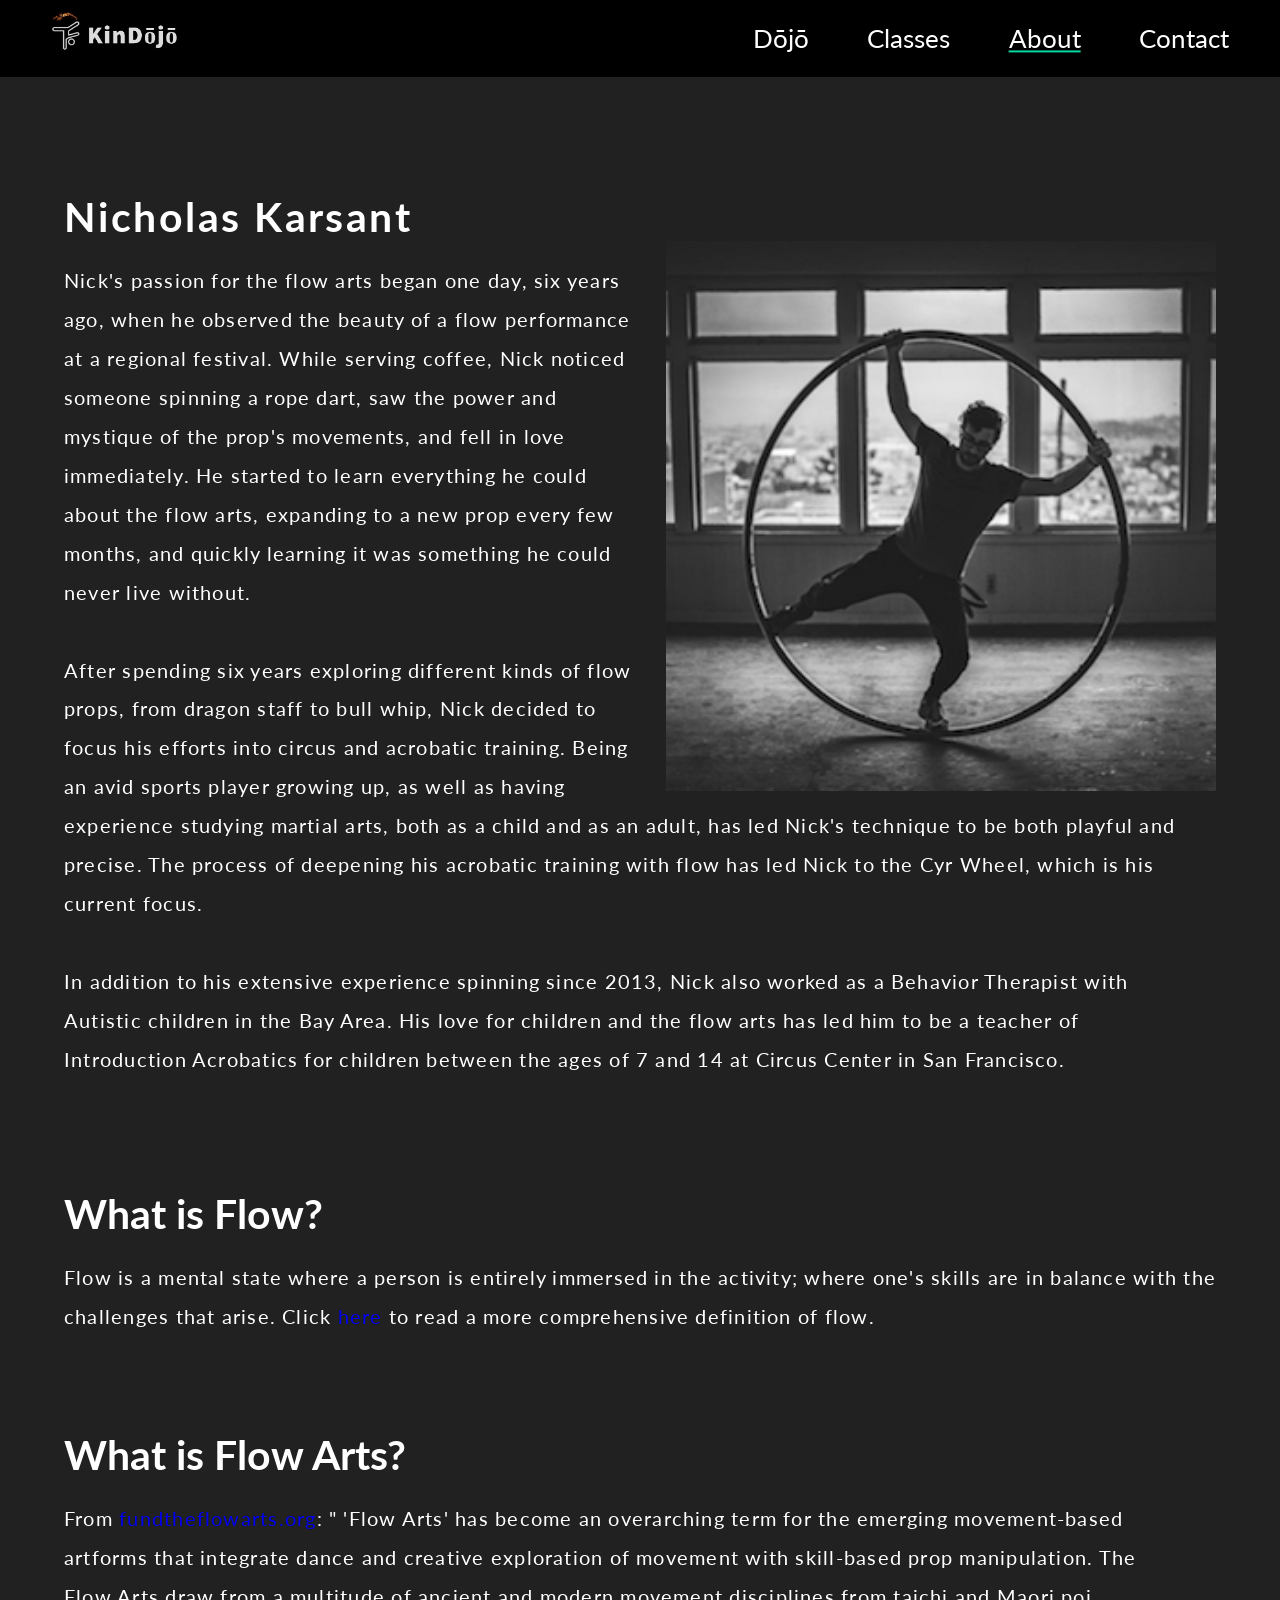
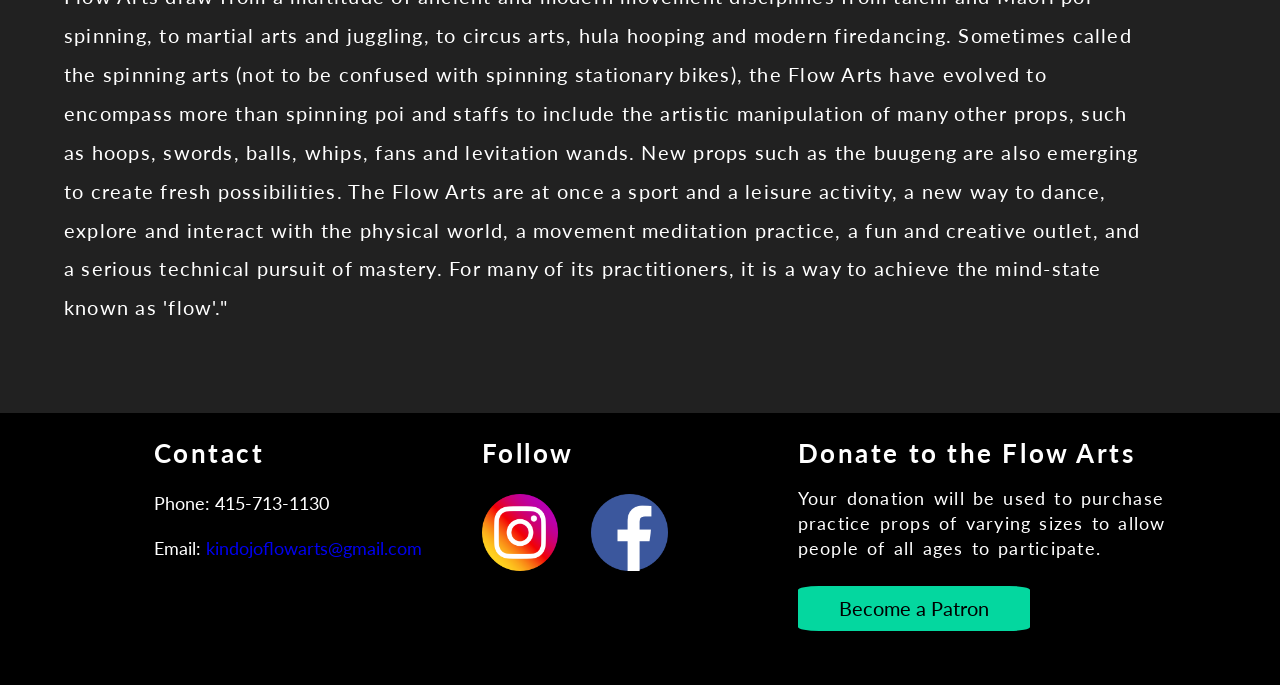
<file: aboutus.html>
<!DOCTYPE html>
<html>

<head>
	<!-- <link rel="stylesheet" type="text/css" href="css/reset.css"> -->
	<link rel="stylesheet" type="text/css" href="css/style.css">
	<title>What is Flow Arts?</title>
	<meta name="description" content="Flow is a mental state where a person is entirely 
		immersed in the activity; where one's skills are in balance with the challenges that arise">

</head>

<!-- Global Site Tag (gtag.js) - Google Analytics -->
<script async src="https://www.googletagmanager.com/gtag/js?id=GA_MEASUREMENT_ID"></script>
<script>
	window.dataLayer = window.dataLayer || [];
	function gtag() { dataLayer.push(arguments); }
	gtag('js', new Date());

	gtag('config', 'GA_MEASUREMENT_ID');
</script>

<body>
	<header>
		<div>
			<!-- <a id="logoLink" class="logoLink"  href="index.html"> -->
				<img src="logos/logowithflame.jpg" alt="kindojo logo">
			<!-- </a> -->
		</div>
		<nav>
			<li> <a href="index.html">D&omacr;j&omacr;</a></li>
			<li> <a href="classes.html">Classes</a></li>
			<li> <a class="current" href="aboutus.html">About</a></li>
			<li> <a href="contact.html">Contact</a></li>
		</nav>

	</header>

	<section class="instructor">
		<h1>Nicholas Karsant</h1>
		<img title="picture of instructor" src="images/cyr_twinpeaks.jpg" alt="picture of instructor">

		<p>
			Nick's passion for the flow arts began one day, six years ago, when he observed the beauty
			of a flow performance at a regional festival. While serving coffee, Nick noticed someone
			spinning a rope dart, saw the power and mystique of the prop's movements, and fell in love immediately.
			He started to learn everything he could about the flow arts, expanding to a new prop every few months, and
			quickly learning it was something he could never live without.
			<br>
			<br>
			After spending six years exploring different kinds of flow props, from dragon staff to bull whip,
			Nick decided to focus his efforts into circus and acrobatic training. Being an avid
			sports player growing up, as well as having experience studying martial arts, both
			as a child and as an adult, has led Nick's technique to be both playful and precise. The process of
			deepening his acrobatic training with flow has led Nick to the Cyr Wheel, which is his current focus.
			<br>
			<br>
			In addition to his extensive experience spinning since 2013, Nick also worked as a Behavior Therapist
			with Autistic children in the Bay Area. His love for children and the flow arts has led him to be a
			teacher of Introduction Acrobatics for children between the ages of 7 and 14 at Circus Center in San Francisco.
		</p>

	</section>

	<section class='flow'>
		<h1>What is Flow?</h1>
		<p>Flow is a mental state where a person is entirely immersed in the activity; where one's skills are in balance
			with the
			challenges that arise. Click <a href="https://en.wikipedia.org/wiki/Flow_(psychology)" target="_blank">here</a>
			to read a more comprehensive definition of flow.</p>
	</section>
	<br>
	<section class="about">
		<h1>What is Flow Arts?</h1>
		<p>
			From <a href="http://fundtheflowarts.org/the-flow-arts/" target="_ blank">fundtheflowarts.org</a>:
			" 'Flow Arts' has become an overarching term for the emerging movement-based artforms that integrate
			dance and creative exploration of movement with skill-based prop manipulation. The Flow Arts draw
			from a multitude of ancient and modern movement disciplines from taichi and Maori poi spinning, to
			martial arts and juggling, to circus arts, hula hooping and modern firedancing. Sometimes called the
			spinning arts (not to be confused with spinning stationary bikes), the Flow Arts have evolved to
			encompass more than spinning poi and staffs to include the artistic manipulation of many other props,
			such as hoops, swords, balls, whips, fans and levitation wands. New props such as the buugeng are also emerging
			to create fresh possibilities. The Flow Arts are at once a sport and a leisure activity, a new way to dance,
			explore and interact with the physical world, a movement meditation practice, a fun and creative outlet, and
			a serious technical pursuit of mastery. For many of its practitioners, it is a way to achieve the mind-state
			known as 'flow'."
		</p>
	</section>






	<footer>

		<div class="contact">
			<h4>Contact</h4>
			<li>Phone: 415-713-1130</li>
			<li>Email: <a href="mailto:kindojoflowarts@gmail.com?subject=Booking">kindojoflowarts@gmail.com</a></li>
			<br>
		</div>



		<div class="socialmedia">
			<h4>Follow</h4>

			<link>
			<a href="https://www.instagram.com/acrofirecircus/?hl=en" target="_blank"> <img
					src="images/Social Media Icons/iconfinder_2018_social_media_popular_app_logo_instagram_3225191.png"
					alt="instagram logo"></a>

			<a href="https://www.facebook.com/kindojoflow" target="_blank"> <img
					src="images/Social Media Icons/iconfinder_2018_social_media_popular_app_logo_facebook_3225194.png"
					alt="facebook logo"> </a>

			</link>
		</div>


		<div class="donate2">
			<h4>Donate to the Flow Arts</h4>
			<p> Your donation will be used to purchase practice props of varying sizes
				to allow people of all ages to participate.</p>
			<br>
			<a href="https://www.patreon.com/bePatron?u=19117719" target="_blank">Become a Patron</a>
			<script async src="https://c6.patreon.com/becomePatronButton.bundle.js"></script>

		</div>



	</footer>

</body>



</html>
</file>
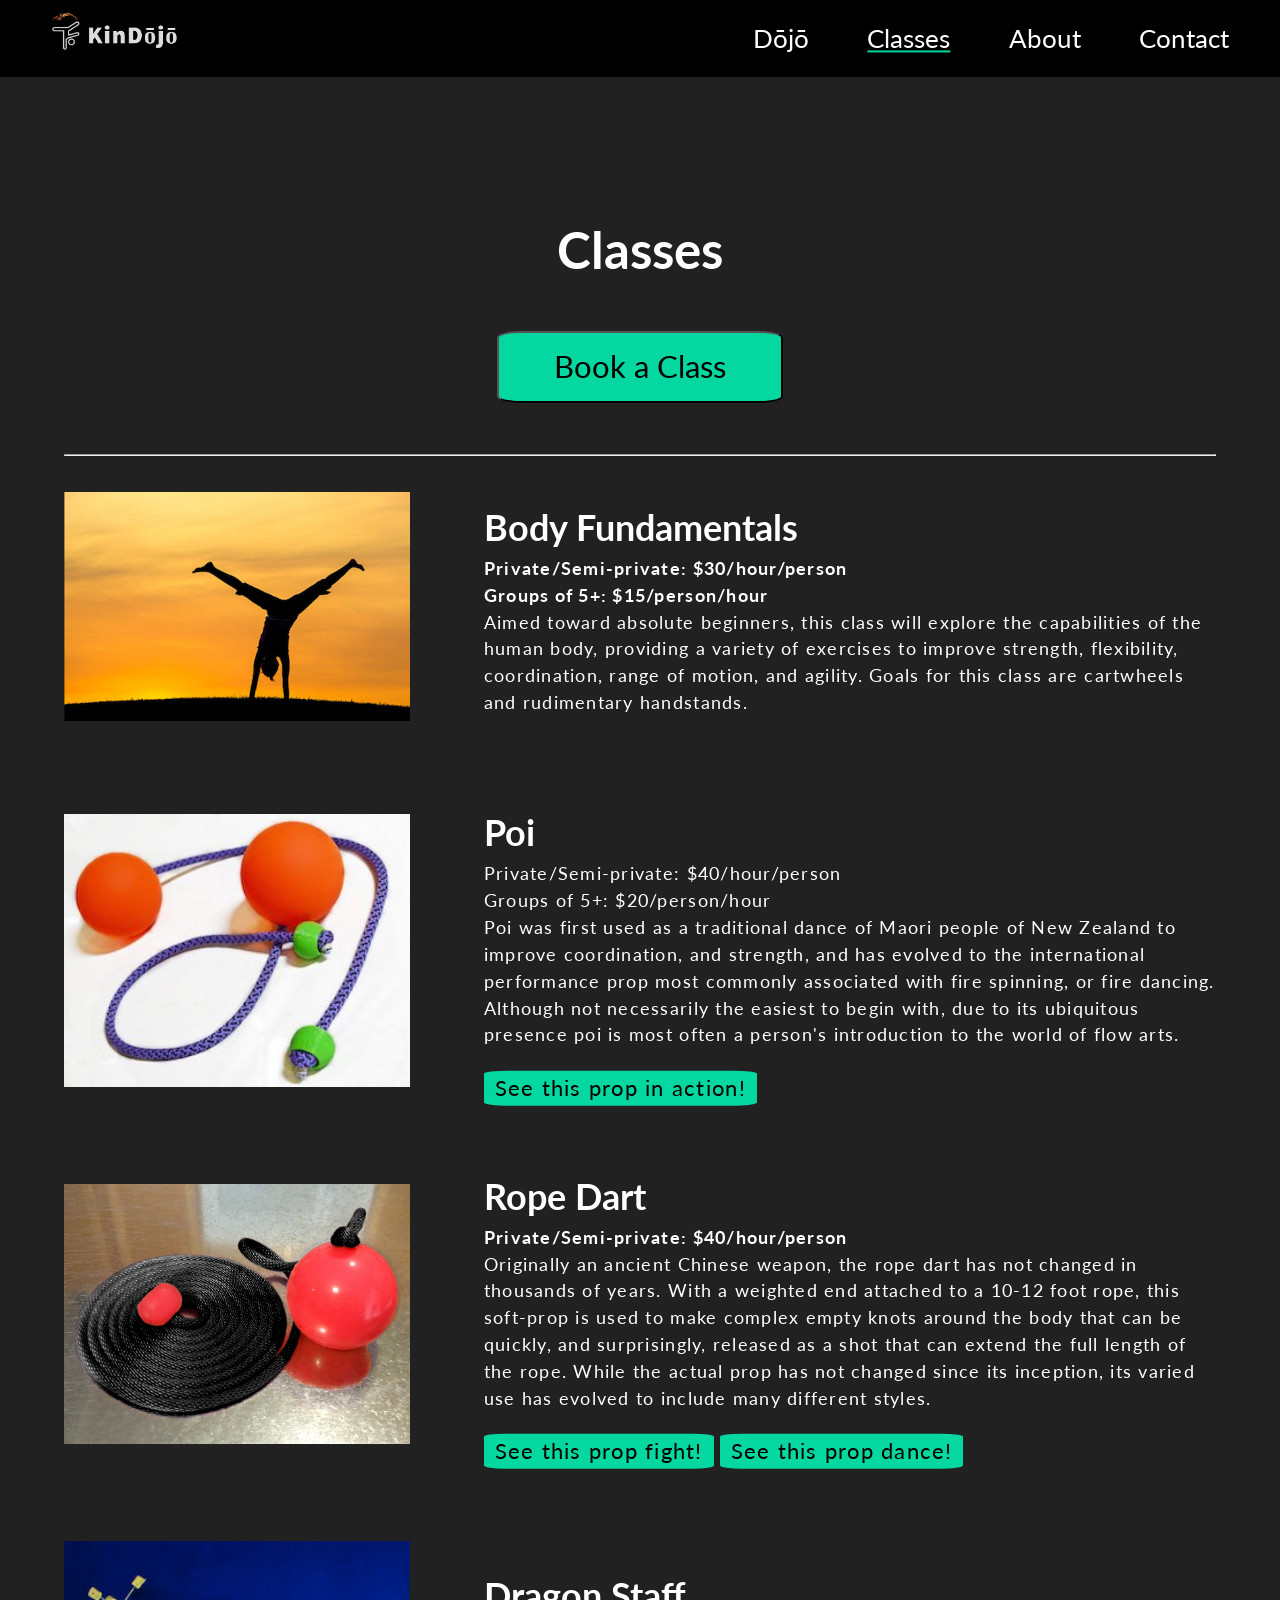
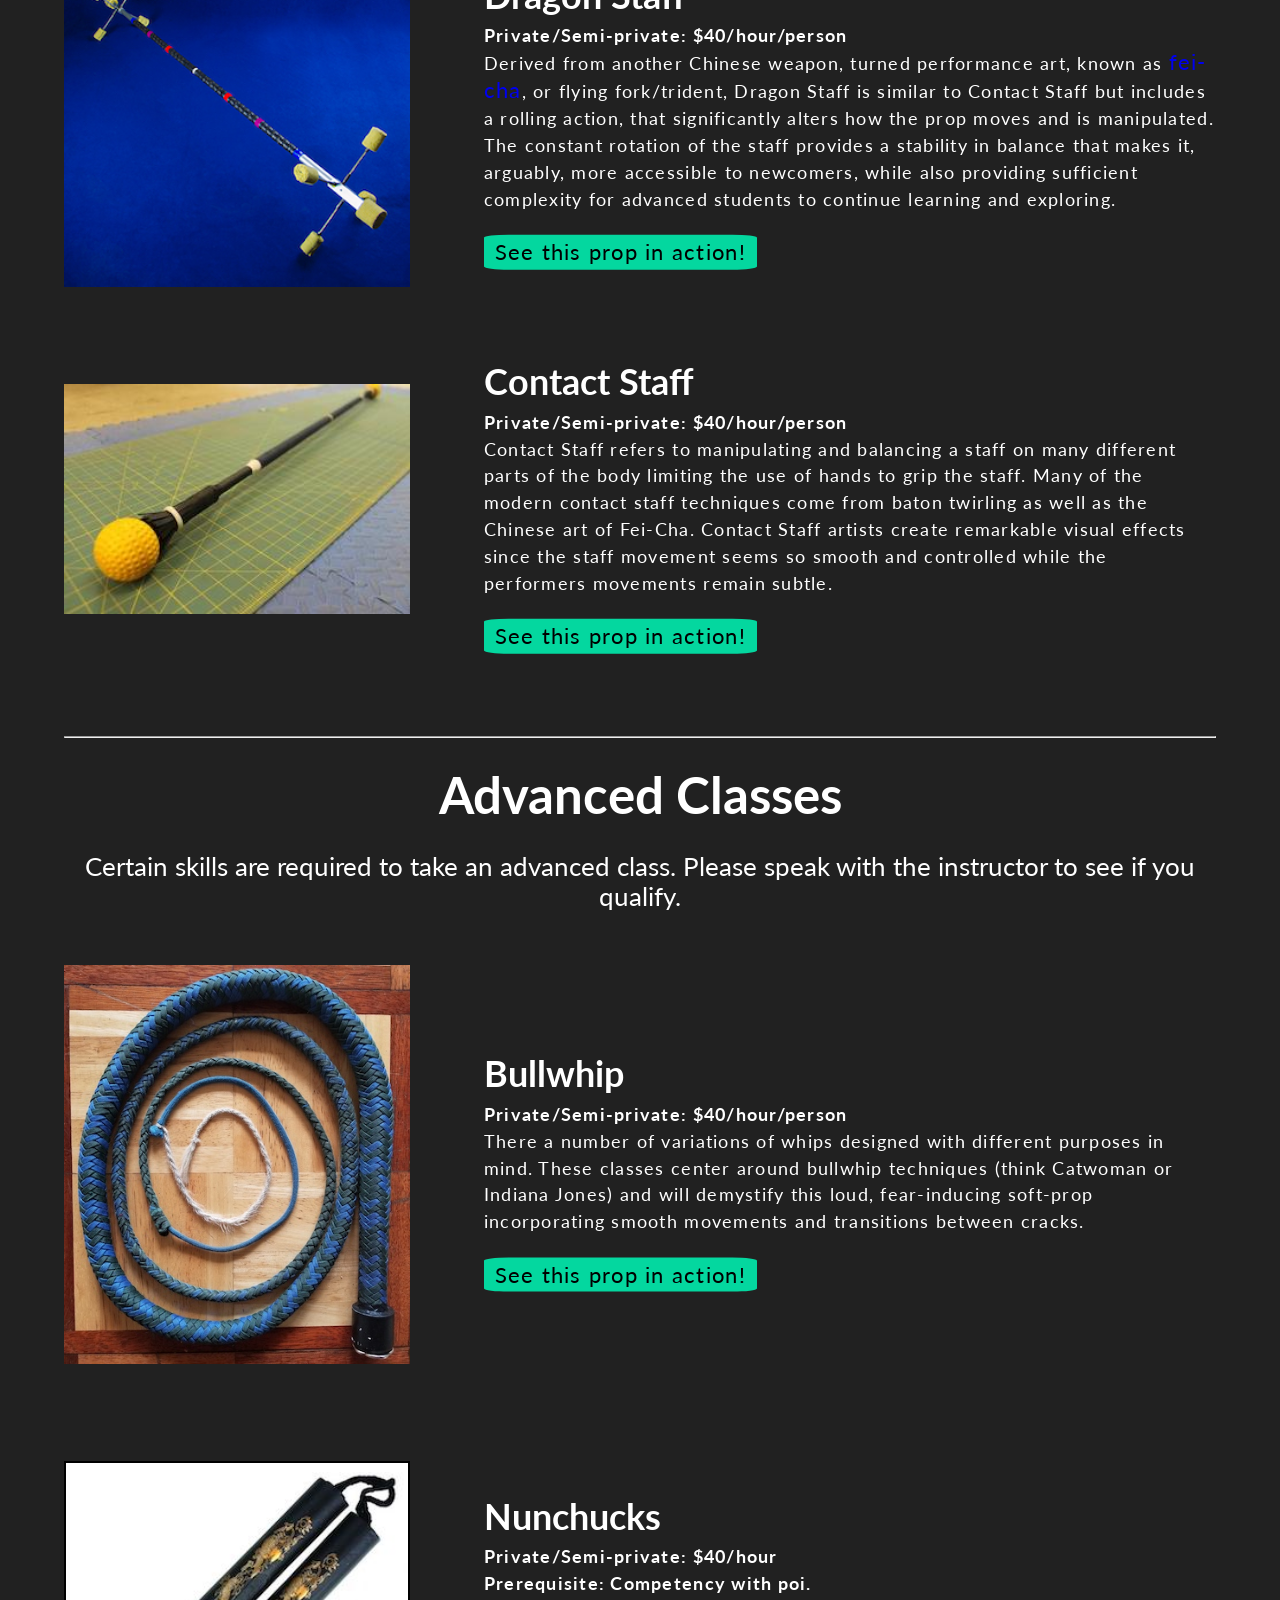
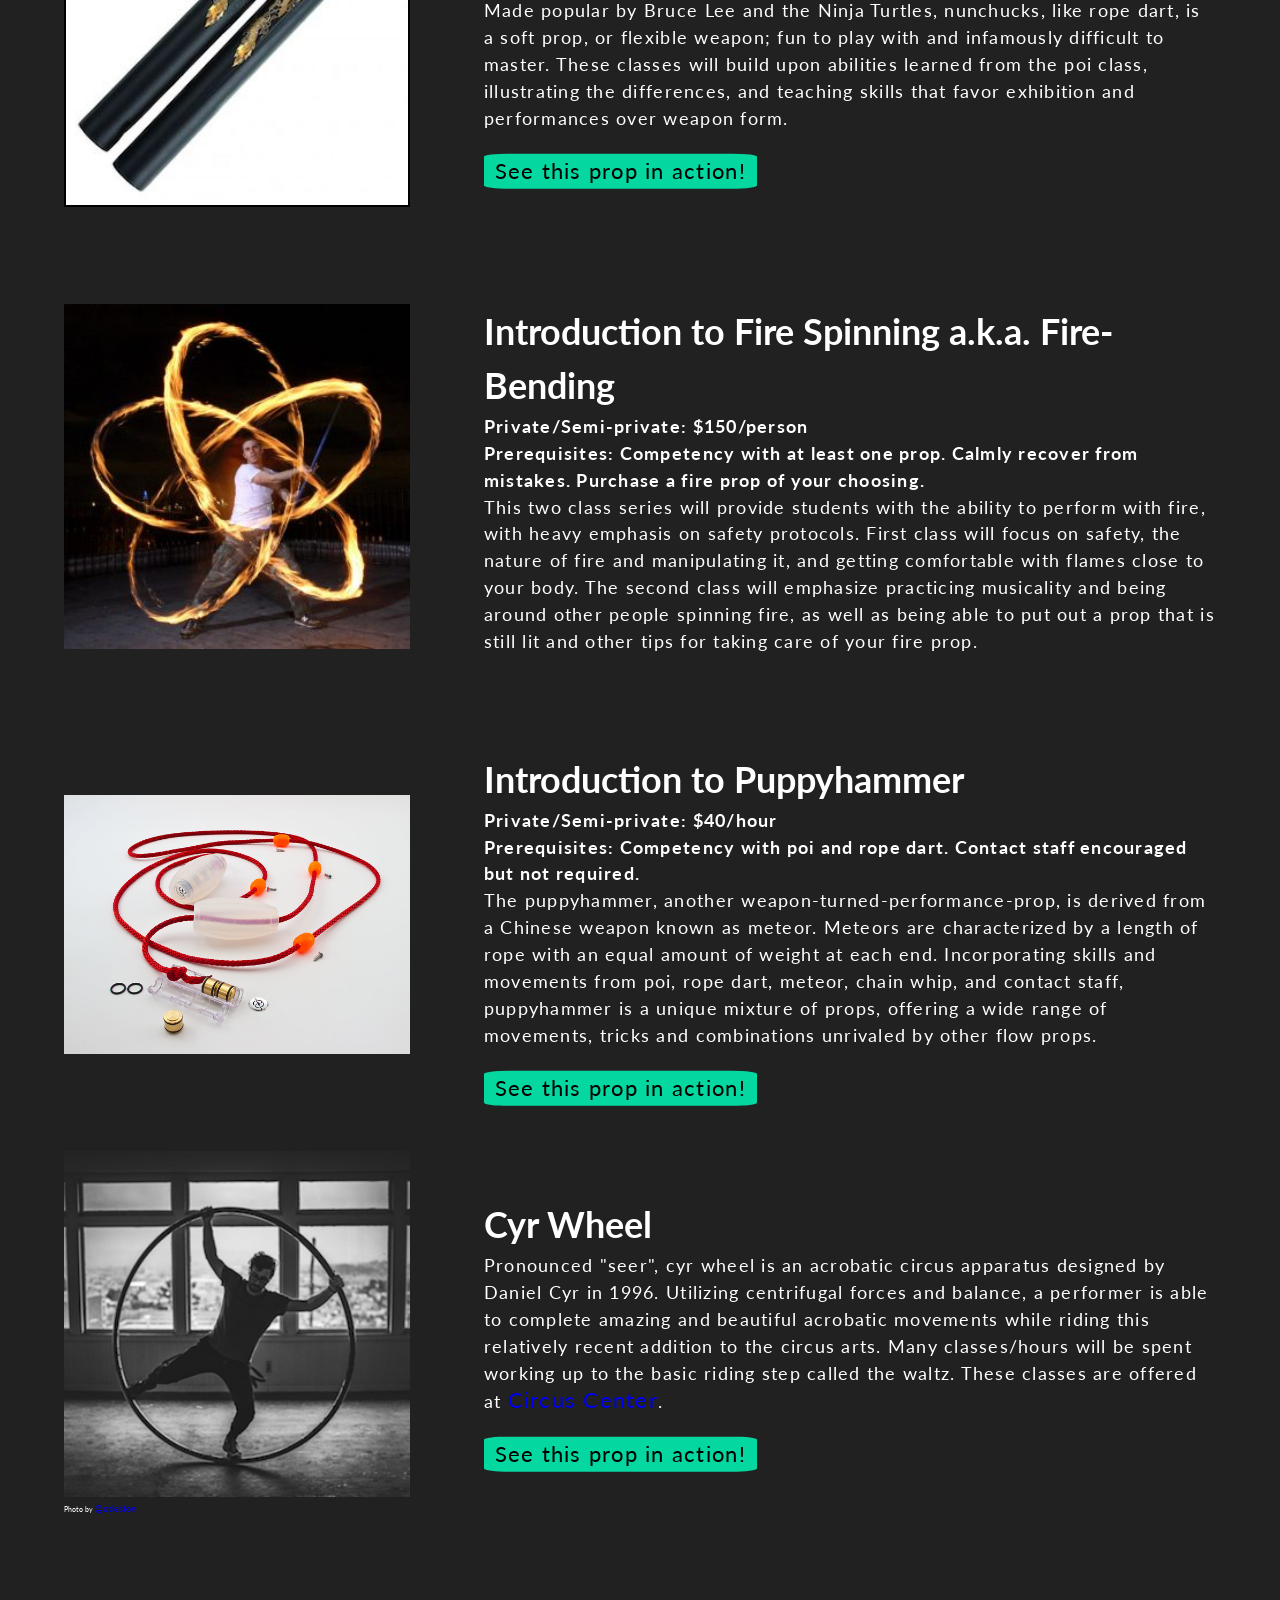
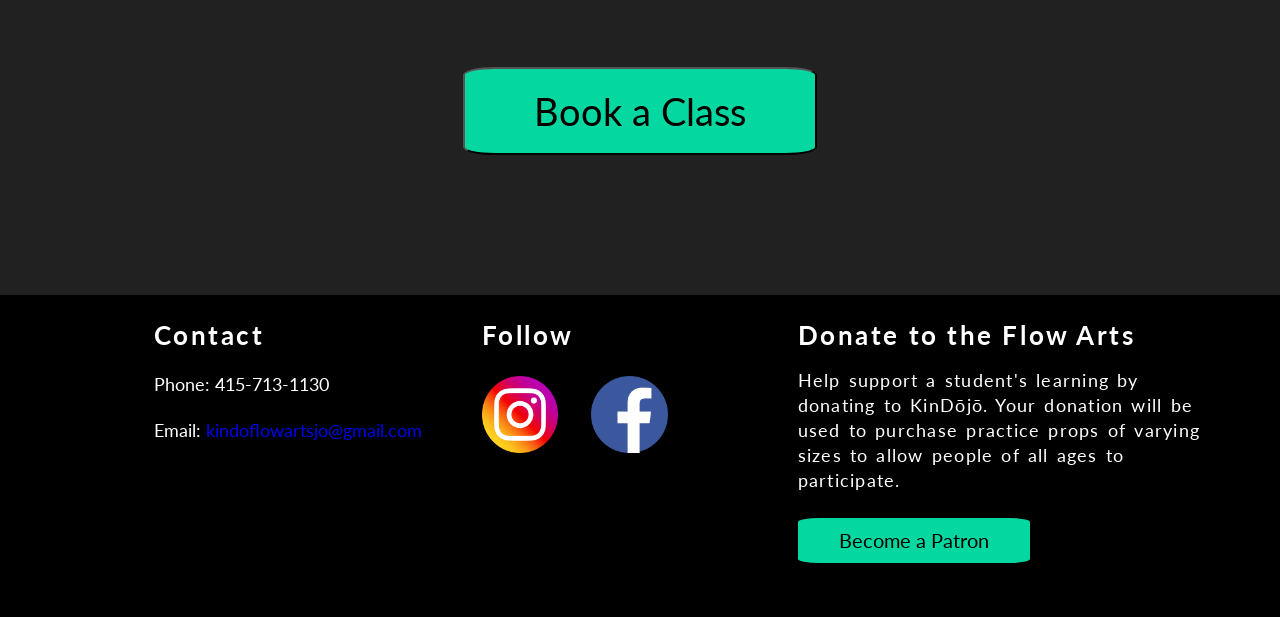
<file: classes.html>
<!DOCTYPE html>
<html>

	<head> 
		<!-- <link rel="stylesheet" type="text/css" href="css/reset.css"> -->
		<link rel="stylesheet" type="text/css" href="css/style.css">
		<title>Flow Arts Classes</title>
	</head>

	<!-- Global Site Tag (gtag.js) - Google Analytics -->
<script async src="https://www.googletagmanager.com/gtag/js?id=GA_MEASUREMENT_ID"></script>
<script>
  window.dataLayer = window.dataLayer || [];
  function gtag(){dataLayer.push(arguments);}
  gtag('js', new Date());

  gtag('config', 'GA_MEASUREMENT_ID');
</script>

	<body>
		<header>
			<div>
				<img src="logos/logowithflame.jpg" alt="kindojo logo">
			</div>
			<nav>
				<li> <a href="index.html">D&omacr;j&omacr;</a></li>
				<li> <a class= "current" href="classes.html">Classes</a></li>
				<li> <a href = "aboutus.html">About</a></li>
				<li> <a href = "contact.html">Contact</a></li>
			</nav>
	
		</header>

		<section class="classes">
			<div>
				<h1>Classes</h1>
				<p class="button-upper"> 	
					<button class="book-upper" type="button" 
					onclick="window.location.href='reservation.html'" 
					value="book">Book a Class</button>
				</p>
			</div>

			<span class="line"></span>

		<section class="firstcourse">
			<div>
				<h2>Body Fundamentals</h2>
				<p><strong>Private/Semi-private: $30/hour/person <br> Groups of 5+: $15/person/hour</strong></p>
				<p>Aimed toward absolute beginners, this class will explore the capabilities of the
					human body, providing a variety of exercises to improve strength, flexibility, 
					coordination, range of motion, and agility. Goals for this class are cartwheels and 
					rudimentary handstands.
				</p>
			</div>
			<img src="images/cartwheel.png" alt="cartwheel silhouette">
		</section>


		<section class="course">
			<div>
				<h2>Poi</h2>
				<p><stronger>Private/Semi-private: $40/hour/person   <br> Groups of 5+: $20/person/hour</stronger></p>
				<p>Poi was first used as a traditional dance of Maori people of New Zealand to improve coordination,
					and strength, and has evolved to the international performance prop most commonly associated with fire spinning, 
					or fire dancing. Although not necessarily the easiest to begin with, due to its ubiquitous presence
					poi is most often a person's introduction to the world of flow arts.
				<br>
				<br>
					<a  class="see" href="https://youtu.be/LN-DD9eegB8" target="_blank">See this prop in action!</a>
				</p>
			</div>
			<img src="images/poi.jpg" alt="poi">
		</section>
	

		<section class="course">
			<div>
				<h2>Rope Dart</h2>
				<p><strong>Private/Semi-private: $40/hour/person</strong></p>
				<p>Originally an ancient Chinese weapon, the rope dart has not changed in 
					thousands of years. With a weighted end attached to a 10-12 foot rope, this
					soft-prop is used to make complex empty knots around the body that can be quickly, 
					and surprisingly, released as a shot that can extend the full length of the rope. 
					While the actual prop has not changed since its inception, its varied use has
					evolved to include many different styles. 
					<br> 
					<br>
					<a class="see" href="https://youtu.be/GOu0e6GY4ys" target="_blank">See this prop fight!</a> 
					<a class="see" href="https://youtu.be/vETp1DfmbI4" target="_blank">See this prop dance!</a> 
				</p>
			</div>
			<img src="images/ropedart.jpg" alt="rope dart">
		</section>


		<section class="course">
			<div>
				<h2>Dragon Staff</h2>
				<p><strong>Private/Semi-private: $40/hour/person</strong></p>
				<p> Derived from another Chinese weapon, turned performance art, known as <a class="link" href="https://youtu.be/Y-W6S2nLF-8" target="_blank">fei-cha</a>,
					or flying fork/trident, Dragon Staff is similar to Contact Staff but includes a rolling action,
					that significantly alters how the prop moves and is manipulated.  The constant rotation of the staff
					provides a stability in balance that makes it, arguably, more accessible to newcomers, while also 
					providing sufficient complexity for advanced students to continue learning and exploring. 
					<br>
					<br>
					<a  class="see" href="https://youtu.be/JqdTSEnAVeg" target="_blank">See this prop in action!</a>
				</p>
			</div>
			<img src="images/dragonstaff.jpg" alt="dragon staff">
		</section>

		<section class="course">
			<div>
				<h2>Contact Staff</h2>
				<p><strong>Private/Semi-private: $40/hour/person</strong></p>
				<p> Contact Staff refers to manipulating and balancing a staff on many different 
					parts of the body limiting the use of hands to grip the staff. Many of the modern 
					contact staff techniques come from baton twirling as well as the Chinese art of Fei-Cha. 
					Contact Staff artists create remarkable visual effects since the staff movement seems so 
					smooth and controlled while the performers movements remain subtle.
				<br>
				<br>
					<a  class="see" href="https://youtu.be/nlSZd9NQj0M" target="_ blank">See this prop in action!</a>
					</p>
			</div>
			<img src="images/contactstaff copy.jpg" alt="contact staff">
		</section>

			<br>
		<br>

		<span class="line"></span>

		<h1>Advanced Classes</h1>
		<p class="prereq">Certain skills are required to take an advanced class.  Please speak with the instructor to see if you qualify.</p>


		<section class="course">
			<div>
				<h2>Bullwhip</h2>
				<p><strong>Private/Semi-private: $40/hour/person</strong></p>
				<p>There a number of variations of whips designed with different purposes in mind. These classes 
					center around bullwhip techniques (think Catwoman or Indiana Jones) and will demystify this loud, 
					fear-inducing soft-prop incorporating smooth movements and transitions between cracks.
					<br>
					<br>
					<a  class="see" href="https://youtu.be/MdWAc0Cofpc?t=55" target="_blank">See this prop in action!</a>
				</p>
			</div>
			<img src="images/whip copy.jpg" alt="">
		</section>

		<section class="course">
			<div>
				<h2>Nunchucks</h2>
				<p><strong>Private/Semi-private: $40/hour
					<br>Prerequisite: Competency with poi.
				</strong></p>
				<p>
					Made popular by Bruce Lee and the Ninja Turtles, nunchucks, like rope dart, is a soft prop, 
					or flexible weapon; fun to play with and infamously difficult to master. These classes will build 
					upon abilities learned from the poi class, illustrating the differences, and teaching skills that favor 
					exhibition and performances over weapon form.
					<br>
					<br>
					<a  class="see" href="https://youtu.be/ZRw-_a8mybs" target="_blank">See this prop in action!</a>
				</p>
			</div>
			<img class="nun" src="images/nunchuck.jpg" alt="nunchuck">
		</section>

		<section class="course">
			<div>
				<h2>Introduction to Fire Spinning a.k.a. Fire-Bending
				</h2>
				<p><strong>Private/Semi-private: $150/person
					<br>
					Prerequisites: Competency with at least one prop. Calmly recover from mistakes.  
					Purchase a fire prop of your choosing.
				</strong></p>
				<p>
					This two class series will provide students with the ability to perform with fire,
					with heavy emphasis on safety protocols. First class will focus on safety, the nature 
					of fire and manipulating it, and getting comfortable with flames close to your body. The second class 
					will emphasize practicing musicality and being around other people spinning fire, as well as 
					being able to put out a prop that is still lit and other tips for taking care of your fire prop.  
				</p>
			</div>
			<img src="images/firespinning.jpg" alt="fire spinning extended exposure">
		</section>
		
<br>
		<section class="course">
			<div>
				<h2>Introduction to Puppyhammer</h2>
				<p><strong>Private/Semi-private: $40/hour
					<br>
					Prerequisites: Competency with poi and rope dart. Contact staff encouraged but not required.
				</strong></p>
					<p> 
						The puppyhammer, another weapon-turned-performance-prop, is derived from 
						a Chinese weapon known as meteor.  Meteors are characterized by a length of rope with an 
						equal amount of weight at each end. Incorporating skills and movements from poi,
						rope dart, meteor, chain whip, and contact staff, puppyhammer is a unique mixture of props,
						offering a wide range of movements, tricks and combinations unrivaled by other flow props.
						<br>
						<br>
						<a class="see" href="https://youtu.be/Td4q2tuFmWE" target="_blank">See this prop in action!</a> 
					</p>
				</div>

			<img src="images/puppyhammer.jpg" alt="puppyhammer">

		</section>

		
		<section class="course">
			<div>
				<h2>Cyr Wheel</h2>
				<p>
					Pronounced "seer", cyr wheel is an acrobatic circus apparatus designed by Daniel Cyr in 1996. 
					Utilizing centrifugal forces and balance, a performer is able to complete amazing 
					and beautiful acrobatic movements while riding this relatively recent addition 
					to the circus arts.  Many classes/hours will be spent working up to the basic
					riding step called the waltz. These classes are offered at <a class="link" href="http://circuscenter.org/" target="_blank">Circus Center</a>.
					<br> 
					<br>
					<a  class="see" href="https://youtu.be/GLlpi-0_lB0" target="_blank">See this prop in action!</a> 
				</p>
			</div>
				<img class="cyr" src="images/cyr_twinpeaks.jpg" alt="cyr wheel">
				<p class="credit">Photo by <a class="link" href="https://www.instagram.com/osleston/?hl=en" target="_ blank">@osleston</a></p>
		</section>	
		
		<p class="button"> <button class="book" type="button" 
			onclick="window.location.href='reservation.html'" 
			value="book">Book a Class</button>
		</p>


	</section>


	<footer>


		<div class="contact">
			<h4>Contact</h4>
			<li>Phone: 415-713-1130</li>
			<li>Email: <a href="mailto:kindojoflowarts@gmail.com?subject=Booking">kindoflowartsjo@gmail.com</a></li>
		</div>


		<div class="socialmedia">
			<h4>Follow</h4>

			<link>
				<a href="https://www.instagram.com/acrofirecircus/?hl=en" target="_blank"> <img src="images/Social Media Icons/iconfinder_2018_social_media_popular_app_logo_instagram_3225191.png" alt="instagram logo"></a>

				<a href="https://www.facebook.com/kindojoflow" target="_blank"> <img src="images/Social Media Icons/iconfinder_2018_social_media_popular_app_logo_facebook_3225194.png" alt="facebook logo"> </a>

			</link>
		</div>
	

	<div class="donate2">
		<h4>Donate to the Flow Arts</h4>
		<p>Help support a student's learning by donating to KinD&omacr;j&omacr;. 
			Your donation will be used to purchase practice props of varying sizes to allow people of all ages to participate.</p>
		<br>
		<a href="https://www.patreon.com/bePatron?u=19117719" target="_blank">Become a Patron</a><script async src="https://c6.patreon.com/becomePatronButton.bundle.js"></script>

		<!-- <a href="https://www.patreon.com/flowartsdojo">DONATE</a> -->
	</div>


	 
	</footer>
	</body>


	
</html>
</file>
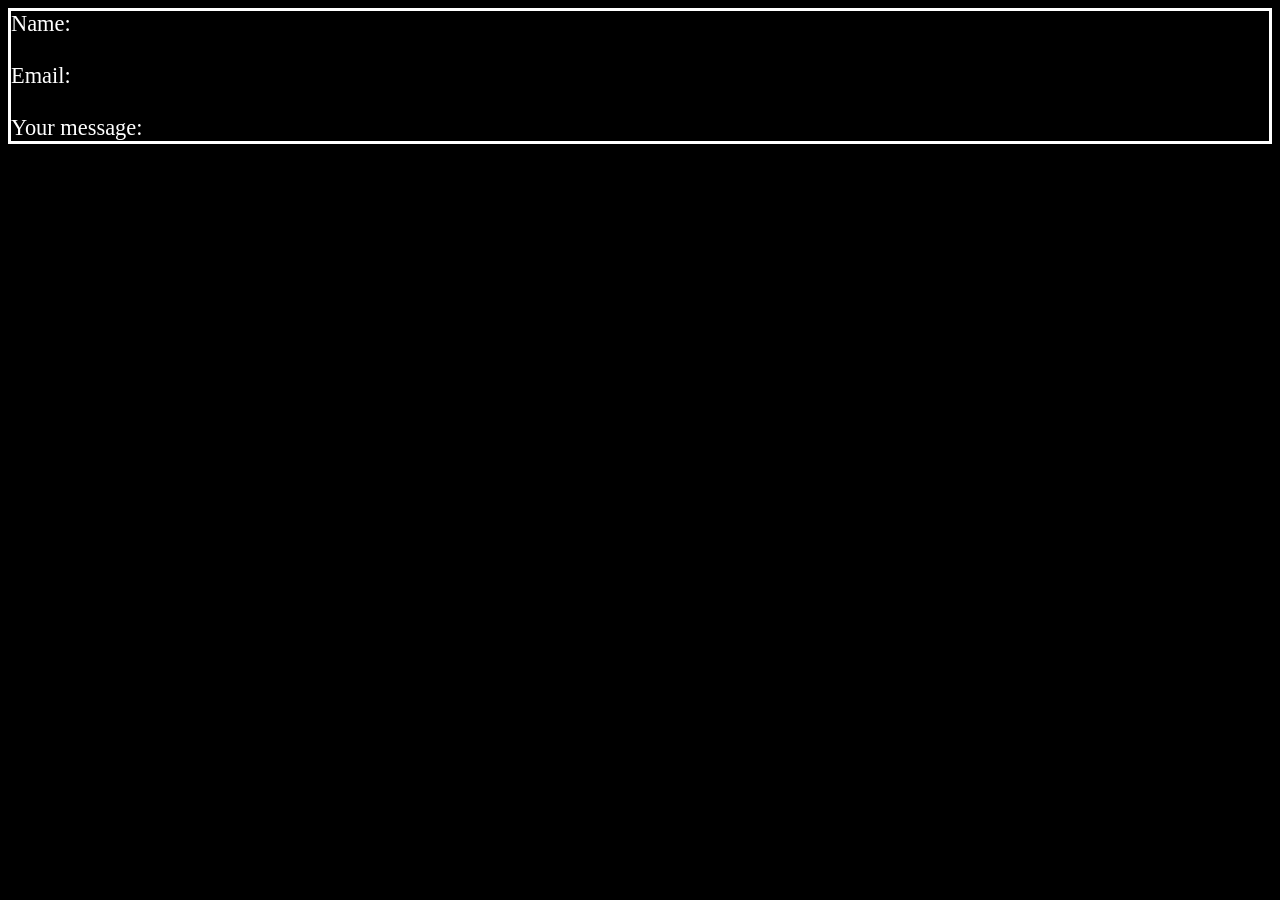
<file: email.html>
<!DOCTYPE html>
<html id="confirmation">

<head>
  <!-- <link rel="stylesheet" type="text/css" href="css/confirmemail.css"> -->
  <script src="js/main.js"></script>

  <title>Payment & Confirmation Email</title>

</head>
<style>
  /* * {border: 1px solid red;} */

  body {
    border: 3px;
    border-color: white;
    border-style: solid;
    font-size: 1.4em;
    color: white;
    background-color: black;
  }
</style>

<body>




  <form action="https://formspree.io/f/moqydrll" method="POST">
    <label>
      Name:
    </label>
    <div id="bookerName"> </div>
    <br>
    <label>
      Email:
    </label>
    <div id="bookerEmail" name="_replyto"></div>
    <br>
    <label>
      Your message:
      <div id="information"></div>
    </label>

  </form>



  <script>

  </script>

</body>

</html>
</file>
<file: css/style.css>
@import url('https://fonts.googleapis.com/css?family=EB+Garamond|Lato:300,400|Marck+Script');


/* <meta name="viewport" content="width=device-width, initial - scale=1"> */

/* * {border: 1px solid red;} */

* {
margin: 0;padding: 0;box-sizing: border-box;

}

.homepage {
background: black;
font-family: 'Lato', 'light', 'sans-serif';
}

body {
background: #212121;
font-size: 2vw;
font-family: 'Lato', 'light', 'sans-serif';
}

header img{
max-width: 30%;
margin-right: 100%;
margin-left:1%;
}

header {
display: flex; 
justify-content: space-between; 
text-align: center;
position: fixed;
background: black;
top: 0;
right: 0;
left: 50%;
transform: translateX(-50%);
z-index: 1;
max-width: 100%;
width: 100%;
}

body header div a#logoLink.logoLink {
	background-color: blue;
}


nav {
text-align: center; 
position: absolute;
top: 50%;
right: 1em; 
transform: translateY(-50%);
}


nav a:visited{
color: white;
}

nav li {
font-size: 1em;
font-family: 'Lato', 'light', 'sans-serif';
display: inline-block;
padding: 1em 1em;
}

a:link {
text-decoration: none;
}

a:visited {
color: blue;
}

.donate2 a:visited{
color: black;
}
.donate a:visited{
color: black;
}

.nun {
border: 2px solid black;
}


nav a { 
color: white;
font-family: 'Lato', 'light', 'sans-serif';
}


nav li a:hover { 
transition-duration: 0.75s;
text-decoration-line: underline;
text-decoration-color: rgb(4, 215, 159);
}

nav li a.current {
text-decoration-line: underline;
text-decoration-color: rgb(4, 215, 159);
}



section {
padding: 5%;
}

section a:hover{
opacity: 0.6;
}


.cover {
background-color: black;
}

/* remove black background 
remove margin from hero image
add javascript/jquery to engage black nav bar at top
*/


.cover div{
display: flex;
justify-content: center;
align-items: center;
padding: 10% 0 0 0;
color: white;
width: 100%;
}


.cover{
padding: 25% 0 5% 0;
margin-top: 10%;
background-image: url("../images/Titanic.jpg");
background-repeat: no-repeat;
background-size: 100%;
background-position: center;
color: white;
width: 80%;
margin-left: 10%;
margin-top: -1%;
display: flex;
justify-content: center;
}

button.button{
	padding: .5em 1.8em;
	border-radius: 9%;
	background: rgb(4, 215, 159);
	font-family: 'Lato', 'light', 'sans-serif';
	color: black;
	margin: 5% 5%;
}


.button:hover, .donate2 a:hover, .socialmedia a:hover {
opacity: .4;

}

.donate button{
	font-size: 1.5em;
	opactity: 0.4;
	margin: 7% 0 0 0;
}

.cover p button{
color: black;
max-width: 70%;
font-family: 'Lato', 'light', 'sans-serif';
font-size: 1em;
}

.cover p{
align-items: center;
text-align: center;
color: white;
max-width: 70%;
letter-spacing: .1em;
word-spacing: .1em;
line-height: 1.9em;
font-family: 'Lato', 'light', 'sans-serif';
font-size: 1em;
margin: auto; 
}

.mission {
background-color: rgb(233, 248, 244);
color: black;
font-size: 2vw;
}

.mission p{
align-items: center;
padding: 0 5em;
line-height: 1.5em;
width: 45em;
margin: auto;
text-align: center;
}

.mission h2 {
align-items: center;
padding-bottom: 1.7em;
text-decoration: rgb(4, 215, 159);
text-decoration-line: overline;
text-decoration-style: solid; 
letter-spacing: 1.3px;
font-size: 1.5em;
}



.donate h2 {
font-size: 2vw;
letter-spacing: 1.4px;
margin: 0;
}

.donate div{
width: 50%;
float: left;
padding-left: 10%;
}


/* use percentages for div objects in sections, use vw for sections */
.donate {
background-color: white;
font-size: 0.5em;
padding-bottom: 12em;
} 

.donate p {
width: 100%;
margin: 0;
padding-top: 2.5em;
line-height: 1.8em;
font-family: 'Lato', 'light', 'sans-serif';
font-size: 1.5em;
}

.donate img {
background-color: white;
width: 100%;
}

li {
list-style-type: none;
}



div h4 {
color: white;
text-align: left;
letter-spacing: .1em;
margin: 0;
font-size: 1em;

}

.socialmedia a img{
margin: 1em 1em 0 0; 
max-width: 30%;
}

.socialmedia {
max-width: 15%;
}

.contact {
margin-left: 12%;
}


div p{
color: black;
letter-spacing: .07em;
}

.contact li {
font-size: 1.4vw;

padding-top: 1.3em;
}

.contact li a:hover{
color: rgb(4, 215, 159);
}


div.donate2 p {
color: white;
text-align: left;
padding-top: 1em;
line-height: 1.4em; 
letter-spaceing: .1em;
word-spacing: .1em;
font-size: 0.7em;
}

div.donate2 a {
padding: .5em 2em;
border-radius: 9%;
width: 200px;
height: 150px; 
background: rgb(4, 215, 159);
font-family: 'lato','light', 'sans-serif';
font-size: 0.8em;
color: black;
}

footer {
display: flex;
justify-content: space-between;
background-color: black;
padding-top: 2%;
padding-bottom: 5%;
color: white;
clear: both;
position: absolute;
margin-top: -40px;

}

footer div{
max-width: 33%;
float: left; 
}	


.contact:after, .reserve-form:after, .header:after, .donate:after, .firstcourse:after, footer:after, .instructor:after, .course:after {
clear: both;
content: "";
display: block;
}








.instructor {
margin-top: 10%;
color: white;
}

.instructor h1 {
letter-spacing: 0.06em;
}

.instructor img {
width: 50%;
margin: auto;
float: right;
padding-left: 1em;
}

.instructor p{
line-height: 1.7em;
letter-spacing: .06em;
font-family: 'lato', 'light', 'sans-serif';
margin: 0 auto;
padding: 1em 1em 1em 0;
font-size: 0.8em;

}

.about { 
color: white;
}

.about p{
max-width:100%;
line-height: 1.7em;
letter-spacing: .06em;
font-family: 'lato', 'light', 'sans-serif';
margin: 0 2em 3em 0;
padding: 1em 1em 0 0;
font-size: 0.8em;
}


.about p a:hover { 
color: rgb(4, 215, 159);
}


.flow{
color: white;
margin: 0;
padding: 1em 0 0 2.5em;
}



.flow p a:visited {
color: blue;
}

.flow p a:hover{
color: rgb(4, 215, 159);
}

.flow p{
max-width:100%;
line-height: 1.7em;
letter-spacing: .06em;
font-family: 'lato', 'light', 'sans-serif';
margin-right: 2em;
padding: 1em 1em 0 0;
font-size: 0.8em;
}




.course h2{
	font-size: 2em;
	line-height: 1.5em;
}


.course div {
position: absolute;
right: 0;
top:50%;
transform: translateY(-50%);
padding-left: 2em;
width: 66.66%;
}	

.course {
color:white;
padding: 4em 0;
padding-left: 4em;
margin: 1em 0;
position: relative;
font-size: 0.8em;
line-height: 1.6em;
}

.see {
padding: .2em 0.5em;
border-radius: 9%;

background: rgb(4, 215, 159);
font-family: 'Lato', 'light', 'sans-serif';
color: black;
}
.see:visited {
color: black;
}

.link:hover{
color: rgb(4, 215, 159);
}



.course img {
width: 25%;
}

.course p {
line-height: 1.5em;
color:white;
}



.classes{
color: white;
margin-top: 10%;
}

.classes div h1{
text-align: center;
}

.classes h1{
font-size: 2em;
padding: .5em 0;
text-align: center;
}

.prereq{
text-align: center;

}

.email {
color: white;
text-align: center;
padding-bottom: 2em;
}

.email a:hover {
color: rgb(4, 215, 159);
}

.line{ 
display: block;
overflow: hidden;
border-style: inset;
border-width: 1px;
}



.firstcourse h2{
	font-size: 2em;
	line-height: 1.5em;
}

.firstcourse div {
position: absolute;
right: 0;
top:50%;
transform: translateY(-50%);
padding-left: 2em;
width: 66.66%;
}	

.firstcourse {
padding-top: 2em;
position: relative;
font-size: 0.8em;
}



.firstcourse img {
width: 25%;
}

.firstcourse p {
color: white;
line-height: 1.5em;
}


p.button{
margin: 10% 34% ;
text-align: center;
}


.book-upper:hover{
	opacity: 0.4;
}

.book{
padding: .5em 1.8em;
border-radius: 9%;
background: rgb(4, 215, 159);
font-family: 'Lato', 'light', 'sans-serif';
font-size: 1.5em;
color: black;
}

.button-upper{
margin-top: 1em;
text-align: center;
margin-bottom: 2em;
}

.book-upper{
padding: .5em 1.8em;
border-radius: 9%;
background: rgb(4, 215, 159);
font-family: 'Lato', 'light', 'sans-serif';
font-size: 1.2em;
color: black;
}



input#contactemail{
width: 10%;
background-color: rgb(4, 215, 159);
border: 1px solid;
padding: 1.5%;
margin: auto;
box-shadow: 4px 8px #888888;
font-size: 1em;
}

.submit:hover{
	opacity: 0.5;
}

.label {
	color: white;
	font-size: 1.3em;
}

#inputMessage{
border: 1px solid;
box-shadow: 4px 8px #888888;
padding: 0.1em;
width: 60%;
}

input, textarea{
	font-size: 1em;
}

.form{
color: white;
font-size: 1em;
margin-bottom: 8%;
}

.form span{
	color: red;
	display: none;
}

p.label {
	margin-bottom: 1%;
}

.error {
	border: 2px;
	border-color: red;
	border-style: solid;
}

#required, #apptime {
	color: red;
	font-size: 1.2em;
	display: none;
}

#complete {
	color: rgb(33, 197, 33);
	font-size: 1.5em;
	display: none;
}






input#bookclass{
	padding: .5em 1.8em;
	border-radius: 9%;
	background: rgb(4, 215, 159);
	font-family: 'Lato', 'light', 'sans-serif';
	color: black;
	margin-bottom: 5%;
}

.reserveform {
	padding-top: 12%;
	background-color: rgb(233, 248, 244);
	color: black;
	font-size: 0.8em;
}

.reserveform:after{
	clear: both;
	content: "";
	display: block;
}

#left{
	float: left;
	width: 50%;
}

#early, #late {
	display: none;
	font-size: 0.5em;
}

.form-group{
	margin: 0.5em 0;
	font-size: 1.4em;
}
#exception{
	width: 80%;
	font-size: 0.7em;
}

input#bookclass:hover{
	opacity: 0.4;
}

input#bookclass{
	padding: 5% 10%;
	border-radius: 9%;
	background: rgb(4, 215, 159);
	font-family: 'Lato', 'light', 'sans-serif';
	color: black;
	font-size: 1.3em;
	margin-bottom: 5%;
}


#map {
	width: 115%;
	height: 500px;
}

/* Optional: Makes the sample page fill the window. */
html, body {
  height: 100%;
  margin: 0;
  padding: 0;
}
#description {
  font-family: Roboto;
  font-size: 15px;
  font-weight: 300;
}

.gm-style-mtc{
	display: none;
}


#infowindow-content .title {
  font-weight: bold;
}

#infowindow-content {
  display: none;
}

#map #infowindow-content {
  display: inline;
}

.pac-card {
  margin: 10px 10px 0 0;
  border-radius: 2px 0 0 2px;
  box-sizing: border-box;
  -moz-box-sizing: border-box;
  outline: none;
  box-shadow: 0 2px 6px rgba(0, 0, 0, 0.3);
  background-color: #fff;
  font-family: Roboto;
}

#pac-container {
  padding-bottom: 12px;
  margin-right: 12px;
}

.pac-controls {
  display: inline-block;
  padding: 5px 11px;
}

.pac-controls label {
  font-family: Roboto;
  font-size: 13px;
  font-weight: 300;
}

#pac-input {
  background-color: #fff;
	font-size: 2em;
  font-weight: 300;
  padding: 0 11px 0 5px;
  text-overflow: ellipsis;
  width: 80%;
}

#pac-input:focus {
  border-color: #4d90fe;
}

#title {
  color: #fff;
  background-color: #4d90fe;
  font-size: 25px;
  font-weight: 500;
  padding: 6px 12px;
}
#target {
  width: 345px;
}








































@media only screen and (max-device-width: 1440px ) {

	header {
		padding-left: 0.5em;
	}

	header img{
		max-width: 30%;
	}

	nav li a{
		font-size: 1em;
	}

	.cover p{
		font-size: 0.9em;
		justify-content: center;
		align-items: flex-start;
	}

	.mission h2{
		font-size: 1.4em;
		padding: 0.5em 0;
	}

	.mission p{
		font-size: 0.8em;
		padding: 0;
		line-height: 2em;
	}

	.donate img{
		width: 100%;
	}

	.donate h2{
		font-size: 2.3em;
	}

	.donate p{
		font-size: 2em;
	}

	footer h4{
		font-size: 1em;
	}

	div h4 {
		color: white;
		text-align: left;
		letter-spacing: .1em;
		margin: 0;
		font-size: 1em;
	}

	.socialmedia a img{
		margin: 1em 1em 0 0; 
		max-width: 30%;
	}

	.socialmedia {
		max-width: 20%;
	}

	.donate2 p{
		line-height: 1.5em; 
		letter-spaceing: 0;
		word-spacing: .1em;
		font-size: 0.7em;
	}

	.donate2 a{
		font-size: 0.6em; 
		padding: 1.7em 3em;
	}



	section h1{
		font-size: 1.6em;
	}


	.instructor p{
		margin-top: 0;
		font-size: 0.8em;
		line-height: 1.9em;
	}

	.instructor div{
		width: 100%;
	}

	.instructor img{
			width: 50%;
	}


	.flow p{
		font-size: 0.8em;
		line-height: 1.9em;
	}

	.about p{
		font-size: 0.8em;
		line-height: 1.9em;
	}

	.course{
		font-size: 0.7em;
		padding: 2em 0;
	}

	.course img{
		width: 30%;
	}

	.firstcourse img{
		width: 30%;
	}

	.firstcourse{
		font-size: 0.7em;
		padding: 2em 0;
	}
	.course a{
		font-size: 1.2em;	
	}

	.credit{
		font-size: .4em;
	} 

	.credit a {
	font-size: 1.2em;
	}


	.form{
		font-size: 1em;
		margin-top: 2em;
	}


	.form textarea{
		font-size: 1em;
		border: 1px solid;
		box-shadow: 4px 8px #888888;
		padding: 0.1em;
		width: 60%;
	}

	.subject{
		width: 30%;
		font-size: 1em;
		padding: 0.3em;
		box-shadow: 4px 8px #888888;
	}


	.form{
		font-size: 1em;
		margin-bottom: 8%;
	}



	.submit{
		border: 1px solid;
		padding: 0.3em;
		margin: 2em 2em 0.5em 0;
		box-shadow: 4px 8px #888888;
		font-size: 1em;
	} 

	.reserve-form:after{
		clear: both;
		content: "";
		display: block;
	}
	
	#left{
		float: left;
		width: 40%;
	}


	.reserveform {
		padding-top: 12%;
		background-color: rgb(233, 248, 244);
		color: black;
		font-size: 1em;
	}

	.form-group{
		margin: 0.5em 0;
		font-size: 1
	}
	#exception{
		font-size: 0.7em;
	}

	.set-reservation{
		padding: 2%;
		font-size:1.3em;
		margin-bottom: 5%;
		background: rgb(4, 215, 159);
	}

	#map {
		width: 115%;
		height: 700px;
		margin-bottom: 15%;
	}
		/* Map/Satellite buttons */
	.gm-style-mtc{
		display: none;
	}

	#pac-input {
		background-color: #fff;
		font-family: Roboto;
		font-size: 2em;
		font-weight: 300;
		padding: 0 11px 0 5px;
		text-overflow: ellipsis;
		width: 75%;
	}
}







@media only screen and (max-device-width: 1024px) {



	header img{
		max-width: 30%;
	}

	.mission p{
		font-size: 0.9em;
		padding: 0 1em 1em 1em;
		line-height:2em;
	}

	.course{
		font-size: 0.6em;
		padding: 2em 0;
	}

	.course img{
		width: 30%;
	}

	.firstcourse img{
		width: 30%;
	}

	.firstcourse{
		font-size: 0.6em;
		padding: 2em 0;
	}

	.course a{
		font-size: 1.2em;	
	}

	.credit{
		font-size: .7em;
	} 

	.credit a {
	font-size: 1.2em;
	}


	.subject{
		width: 30%;
		font-size: 0.7em;
		padding: 0.3em;
		box-shadow: 4px 8px #888888;
	}


	.form{
		font-size: 1.3em;
		margin-bottom: 8%;
	}

	#inputMessage{
		font-size: 1em;
		border: 1px solid;
		box-shadow: 4px 8px #888888;
		padding: 0.1em;
		width: 80%;
	}

	#submit{
		border: 1px solid;
		padding: 2% 9% 2% 2%;
		margin: auto;
		box-shadow: 4px 8px #888888;
		font-size: 1em;
	}

	.reserve-form:after{
		clear: both;
		content: "";
		display: block;
	}
	
	#left{
		float: left;
		width: 40%;
	}


	.reserveform {
		padding-top: 12%;
		background-color: rgb(233, 248, 244);
		color: black;
		font-size: 1em;
	}

	.form-group{
		margin: 0.5em 0;
		font-size: 1em;
	}
	#exception{
		font-size: 0.7em;
	}

	.set-reservation{
		padding: 2%;
		font-size:1.3em;
		margin-bottom: 5%;
		background: rgb(4, 215, 159);
	}

	#map {
		width: 100%;
		height: 600px;
		margin-bottom: 15%;
	}

	/* Map/Satellite buttons */
	.gm-style-mtc{
		display: none;
	}

	#description {
		font-family: Roboto;
		font-size: 15px;
		font-weight: 300;
	}

	#infowindow-content .title {
		font-weight: bold;
	}

	#infowindow-content {
		display: none;
	}

	#map #infowindow-content {
		display: inline;
	}

	.pac-card {
		margin: 10px 10px 0 0;
		border-radius: 2px 0 0 2px;
		box-sizing: border-box;
		-moz-box-sizing: border-box;
		outline: none;
		box-shadow: 0 2px 6px rgba(0, 0, 0, 0.3);
		background-color: #fff;
		font-family: Roboto;
	}

	#pac-container {
		padding-bottom: 12px;
		margin-right: 12px;
	}

	.pac-controls {
		display: inline-block;
		padding: 5px 11px;
	}

	.pac-controls label {
		font-family: Roboto;
		font-size: 13px;
		font-weight: 300;
	}

	#pac-input {
		background-color: #fff;
		font-family: Roboto;
		font-size: 2em;
		font-weight: 300;
		padding: 0 11px 0 5px;
		text-overflow: ellipsis;
		width: 75%;
	}

	#pac-input:focus {
		border-color: #4d90fe;
	}

	#title {
		color: #fff;
		background-color: #4d90fe;
		font-size: 25px;
		font-weight: 500;
		padding: 6px 12px;
	}
	#target {
		width: 345px;
	}


	
}








/* 
@media only screen and (max-device-width: 800px ) {


header {
	padding: 0 2em;
	height: 9%;
}

header img{
	max-width: 20%;
}

nav li a{
	font-size: 1em;
}

.cover p{
	font-size: 0.9em;
	justify-content: center;
	align-items: flex-start;
}

.mission h2{
	font-size: 1.4em;
	padding: 0.5em 0;
}

.mission p{
	font-size: 0.8em;
	padding: 0;
}

.donate img{
	width: 100%;
}

.donate h2{
	font-size: 2.3em;
}

.donate p{
	font-size: 2em;
}

footer h4{
	font-size: 1em;
}

div h4 {
	color: white;
	text-align: left;
	letter-spacing: .1em;
	margin: 0;
	font-size: 1em;
}

.socialmedia a img{
	margin: 1em 1em 0 0; 
	max-width: 30%;
}

.socialmedia {
	max-width: 20%;
}

.donate2 p{
	line-height: 1.5em; 
	letter-spaceing: 0;
	word-spacing: .1em;
	font-size: 0.7em;
}

.donate2 a{
	font-size: 0.6em; 
	padding: 1.7em 3em;
}



section h1{
	font-size: 1.6em;
}


.instructor h1{
	padding-left: 0.6em;
}

.instructor p{
	font-size: 0.8em;
	word-spacing: 0.1em;
}

.instructor div{
	width: 100%;
}

.instructor img{
		width: 50%;
}


.flow h1{
	padding-left: 0.5em;

}
.flow p{
	font-size: 0.8em;
	word-spacing: 0.1em;
	padding-left: 1em;
}

.about p{
	font-size: 0.8em;
	word-spacing: 0.1em;
	padding-left: 1em;
}

.course{
	font-size: 1.1em;

	padding: 6em 0;
	margin: 1em 0 4em 0;
	position: relative;
}

.firstcourse{
	font-size: 1.1em;
	margin: 1em 0 0 0;
	padding-top 2em;
}

.firstcourse a, .course a{
	font-size: 1.2em;	
}

.credit{
	font-size: .4em;
} 

.credit a {
font-size: 1.2em;
}



textarea{
border: 1px solid;
box-shadow: 5px 10px #888888;
font-size: 0.7em;
padding: 0.1em;
}

.form input{
border: 1px solid;
padding: 0.5em;
margin: 0.5em;
box-shadow: 5px 10px #888888;
font-size: 0.7em
}

.form{
	margin-top: 1.5em;
	font-size: 1.5em;
}

} */






@media only screen and (max-device-width: 768px ) {

	header {
		padding: 0;
	}

	header img{
		max-width: 30%;
	}

	nav li a{
		font-size: 1em;
	}

	.cover p{
		font-size: 0.9em;
		justify-content: center;
		align-items: flex-start;
	}

	.mission h2{
		font-size: 1.4em;
		padding: 0.5em 0;
	}

	.mission p{
		font-size: 0.8em;
		padding: 0;
		line-height: 1.6em;
	}

	.donate img{
		width: 100%;
	}

	.donate h2{
		font-size: 2.3em;
	}

	.donate p{
		font-size: 2em;
	}

	footer h4{
		font-size: 1em;
	}

	div h4 {
		color: white;
		text-align: left;
		letter-spacing: .1em;
		margin: 0;
		font-size: 1em;
	}

	.socialmedia a img{
		margin: 1em 1em 0 0; 
		max-width: 30%;
	}

	.socialmedia {
		max-width: 20%;
	}

	.donate2 p{
		line-height: 1.5em; 
		letter-spaceing: 0;
		word-spacing: .1em;
		font-size: 0.7em;
	}

	.donate2 a{
		font-size: 0.6em; 
		padding: 1.7em 3em;
	}



	section h1{
		font-size: 1.6em;
	}


	.instructor p{
		font-size: 0.8em;
		word-spacing: 0.03em;
		line-height: 1.6em;
	}

	.instructor div{
		width: 100%;
	}

	.instructor img{
			width: 50%;
	}

	.flow p{
		font-size: 0.8em;
		word-spacing: 0.03em;
	}

	.about p{
		font-size: 0.8em;
		word-spacing: 0.03em;
	}


	.course{
		font-size: 0.7em;
		padding: 2em 0;
	}

	.course img{
		width: 30%;
	}

	.firstcourse img{
		width: 30%;
	}

	.firstcourse{
		font-size: 0.7em;
		padding: 2em 0;
	}

	.course a{
		font-size: 1.2em;	
	}

	.credit{
		font-size: .4em;
	} 

	.credit a {
	font-size: 1.2em;
	}

	.subject{
		width: 20%;
		font-size: 1em;
		padding: 0.3em;
		box-shadow: 4px 8px #888888;
	}


	.form{
		font-size: 1em;
		margin-bottom: 8%;
	}

	#inputMessage{
		font-size: 1em;
		border: 1px solid;
		box-shadow: 4px 8px #888888;
		padding: 0.1em;
		width: 60%;
	}

	#submit{
		border: 1px solid;
		padding: 2% 8% 2% 2%;
		margin: auto;
		box-shadow: 4px 8px #888888;
		font-size: 1em;
	}

	.reserve-form:after{
		clear: both;
		content: "";
		display: block;
	}
	
	#left{
		float: left;
		width: 40%;
	}


	.reserveform {
		padding-top: 12%;
		background-color: rgb(233, 248, 244);
		color: black;
		font-size: 0.8em;
	}

	.form-group{
		margin: 0.5em 0;
		font-size: 1.4em;
	}
	#exception{
		font-size: 0.7em;
	}


	#map {
		width: 120%;
		height: 500px;
		margin-bottom: 25%;
	}

	/* Map/Satellite buttons */
	.gm-style-mtc{
		display: none;
	}

	#description {
		font-family: Roboto;
		font-size: 15px;
		font-weight: 300;
	}

	#infowindow-content .title {
		font-weight: bold;
	}

	#infowindow-content {
		display: none;
	}

	#map #infowindow-content {
		display: inline;
	}


	.pac-card {
		margin: 10px 10px 0 0;
		border-radius: 2px 0 0 2px;
		box-sizing: border-box;
		-moz-box-sizing: border-box;
		outline: none;
		box-shadow: 0 2px 6px rgba(0, 0, 0, 0.3);
		background-color: #fff;
		font-family: Roboto;
	}

	#pac-container {
		padding-bottom: 12px;
		margin-right: 12px;
	}

	.pac-controls {
		display: inline-block;
		padding: 5px 11px;
	}

	.pac-controls label {
		font-family: Roboto;
		font-size: 13px;
		font-weight: 300;
	}

	#pac-input {
		background-color: #fff;
		font-family: Roboto;
		font-size: 2em;
		font-weight: 300;
		padding: 0 11px 0 5px;
		text-overflow: ellipsis;
		width: 75%;
	}

	#pac-input:focus {
		border-color: #4d90fe;
	}

	#title {
		color: #fff;
		background-color: #4d90fe;
		font-size: 25px;
		font-weight: 500;
		padding: 6px 12px;
	}
	#target {
		width: 345px;
	}


}





@media only screen and (max-device-width: 425px ) {
	
	header {
		padding: 0 2em;
		height: 8%;
	}

	header img{
		margin-top: 1em;
		max-width: 24%;
	}

	nav li a{
		font-size: 1.5em;
	}

	.cover p{
		font-size: 0.9em;
		justify-content: center;
		align-items: flex-start;
	}

	.mission h2{
		font-size: 1.4em;
		padding: 0.5em 0;
	}

	.mission p{
		font-size: 0.7em;
		padding: 0;
	}

	.donate img{
		width: 100%;
	}

	.donate h2{
		font-size: 2.3em;
	}

	.donate p{
		font-size: 2em;
	}

	footer h4{
		font-size: 1em;
	}

	div h4 {
		color: white;
		text-align: left;
		letter-spacing: .1em;
		margin: 0;
		font-size: 1em;
	}

	.donate2 p{
		line-height: 1.5em; 
		letter-spaceing: 0;
		word-spacing: .1em;
		font-size: 0.7em;
		width: 100%;
	}

	.donate2 a{
		font-size: 0.6em; 
		padding: 1.5em 3.8em;
	}



	section h1{
		font-size: 1.6em;
	}


	.instructor p{
		font-size: 0.5em;
		word-spacing: 0.1em;
	}

	.instructor div{
		width: 100%;
	}

	.instructor img{
		width: 50%;
	}

	.email{
		font-size:0.7em;
	}


	.flow p{
		font-size: 0.5em;
		word-spacing: 0.01em;
	}

	.about p{
		font-size: 0.5em;
		word-spacing: 0.01em;
	}

	.course{
		font-size: 1em;

		padding: 4em 0;
		margin: 2em 0;
		position: relative;
	}
	.course img{
		width:33.33%;
	}

	.firstcourse{
		font-size: 1.1em;
		margin-top: 2em;
		padding: 2em 0 2em 0;
	}

	.firstcourse img{
		width: 33.33%;
	}

	.course a{
		font-size: 1.2em;	
	}

	.credit{
		font-size: 0.6em;
	} 

	.credit a {
	font-size: 0.6em;
	}





	.form textarea{
		font-size: 1em;
		border: 1px solid;
		box-shadow: 4px 8px #888888;
		padding: 0.1em;
		width: 90%;
	}

	.subject{
		width: 50%;
		font-size: 1em;
		padding: 0.3em;
		box-shadow: 4px 8px #888888;
	}


	.form{
		font-size: 2em;
		margin-bottom: 8%;
	}


	#inputMessage{
		width: 90%;
	}

	#submit{
		border: 1px solid;
		padding: 3% 13% 3% 3%;
		margin: auto;
		box-shadow: 4px 8px #888888;
		font-size: 1em;
	}

	.socialmedia a img{
		margin: 1em 0 0 1em; 
		max-width: 30%;
	}
	.reserve-form:after{
		clear: both;
		content: "";
		display: block;
	}
	
	#left{
		float: left;
		width: 40%;
	}


	.reserveform {
		padding-top: 12%;
		background-color: rgb(233, 248, 244);
		color: black;
		font-size: 1em;
	}

	.form-group{
		margin: 0.5em 0;
		font-size: 1.4em;
	}
	#exception{
		font-size: 0.7em;
	}

	input#bookclass:hover{
		opacity: 0.4;
	}
	
	input#bookclass{
		padding: 10% 20%
		border-radius: 9%;
		background: rgb(4, 215, 159);
		font-family: 'Lato', 'light', 'sans-serif';
		color: black;
		font-size: 1.3em;
		margin-bottom: 5%;
	}


	#map {
		width: 110%;
		height: 300px;
		margin-bottom: 25%;
	}

	.gmnoprint{
		display: none;
	}

	#description {
		font-family: Roboto;
		font-size: 15px;
		font-weight: 300;
	}

	#infowindow-content .title {
		font-weight: bold;
	}

	#infowindow-content {
		display: none;
	}

	#map #infowindow-content {
		display: inline;
	}


	.pac-card {
		margin: 10px 10px 0 0;
		border-radius: 2px 0 0 2px;
		box-sizing: border-box;
		-moz-box-sizing: border-box;
		outline: none;
		box-shadow: 0 2px 6px rgba(0, 0, 0, 0.3);
		background-color: #fff;
		font-family: Roboto;
	}

	#pac-container {
		padding-bottom: 12px;
		margin-right: 12px;
	}

	.pac-controls {
		display: inline-block;
		padding: 5px 11px;
	}

	.pac-controls label {
		font-family: Roboto;
		font-size: 13px;
		font-weight: 300;
	}

	#pac-input {
		background-color: #fff;
		font-family: Roboto;
		font-size: 01em;
		font-weight: 300;
		padding: 0 11px 0 5px;
		text-overflow: ellipsis;
		width: 75%;
	}

	#pac-input:focus {
		border-color: #4d90fe;
	}

	#title {
		color: #fff;
		background-color: #4d90fe;
		font-size: 25px;
		font-weight: 500;
		padding: 6px 12px;
	}
	#target {
		width: 345px;
	}


}











@media only screen and (max-device-width:375px ) {
	header img{
		margin-top: 1em;
		max-width: 26%;
	}

	.mission p{ 
		font-size: 1em;
	}

	.flow p{
		font-size: 1em;
	}

	.instructor p {
		font-size: 1em;
	}

	.about p {
		font-size: 1em;
	}

	#inputMessage{
		width: 90%;
	}
	
	#submit{
		border: 1px solid;
		padding: 3% 13% 3% 3%;
		margin: auto;
		box-shadow: 4px 8px #888888;
		font-size: 1em;
	}
	
	.socialmedia a img{
		margin: 1em 0 0 1em; 
		max-width: 30%;
	}
	.reserve-form:after{
		clear: both;
		content: "";
		display: block;
	}
	
	#left{
		float: left;
		width: 40%;
	}


	.reserveform {
		padding-top: 12%;
		background-color: rgb(233, 248, 244);
		color: black;
		font-size: 1em;
	}

	.form-group{
		margin: 0.5em 0;
		font-size: 1.4em;
	}
	#exception{
		font-size: 0.7em;
	}

	input#bookclass:hover{
		opacity: 0.4;
	}
	
	input#bookclass{
		padding: 10% 20%
		border-radius: 9%;
		background: rgb(4, 215, 159);
		font-family: 'Lato', 'light', 'sans-serif';
		color: black;
		font-size: 1.3em;
		margin-bottom: 5%;
	}


	
	#map {
		width: 110%;
		height: 275px;
		margin-bottom: 25%;
	}


	.gm-fullscreen-control{
		display: none;
	}

	#description {
		font-family: Roboto;
		font-size: 15px;
		font-weight: 300;
	}

	#infowindow-content .title {
		font-weight: bold;
	}

	#infowindow-content {
		display: none;
	}

	#map #infowindow-content {
		display: inline;
	}


	.pac-card {
		margin: 10px 10px 0 0;
		border-radius: 2px 0 0 2px;
		box-sizing: border-box;
		-moz-box-sizing: border-box;
		outline: none;
		box-shadow: 0 2px 6px rgba(0, 0, 0, 0.3);
		background-color: #fff;
		font-family: Roboto;
	}

	#pac-container {
		padding-bottom: 12px;
		margin-right: 12px;
	}

	.pac-controls {
		display: inline-block;
		padding: 5px 11px;
	}

	.pac-controls label {
		font-family: Roboto;
		font-size: 13px;
		font-weight: 300;
	}

	#pac-input {
		background-color: #fff;
		font-family: Roboto;
		font-size: 0.8em;
		font-weight: 300;
		padding: 0 11px 0 5px;
		text-overflow: ellipsis;
		width: 75%;
	}

	#pac-input:focus {
		border-color: #4d90fe;
	}

	#title {
		color: #fff;
		background-color: #4d90fe;
		font-size: 25px;
		font-weight: 500;
		padding: 6px 12px;
	}
	#target {
		width: 345px;
	}


}



@media only screen and (max-device-width:320px ) {

	header {
		padding: 0 1em;
		height: 7%;
	}

	header img{
		margin-top: 1em;
		max-width: 23%;
	}

	nav li a{
		font-size: 1.5em;
	}

	.cover p{
		font-size: 0.9em;
		justify-content: center;
		align-items: flex-start;
	}

	.mission h2{
		font-size: 1.4em;
		padding: 0.5em 0;
	}

	.mission p{
		font-size: 0.6em;
		padding: 0;
	}

	.donate img{
		width: 100%;
	}

	.donate h2{
		font-size: 2.3em;
	}

	.donate p{
		font-size: 2em;
	}

	footer h4{
		font-size: 1em;
	}

	div h4 {
		color: white;
		text-align: left;
		letter-spacing: .1em;
		margin: 0;
		font-size: 1em;
	}

	.donate2 p{
		line-height: 1.5em; 
		letter-spaceing: 0;
		word-spacing: .1em;
		font-size: 0.7em;
		width: 100%;
	}

	.donate2 a{
		font-size: 0.6em; 
		padding: 1.5em 3.8em;
	}



	section h1{
		font-size: 1.6em;
	}



	.instructor p{
		font-size: 0.6em;
		word-spacing: 0.3em;
	}

	.instructor div{
		width: 100%;
	}

	.instructor img{
			width: 50%;
	}


	.flow p{
		font-size: 0.6em;
		word-spacing: 0.03em;
	}

	.about p{
		font-size: 0.6em;
		word-spacing: 0.03em;
	}

	.email {
		font-size: 0.8em;
		padding-bottom: 1em;
	}
	.prereq {
		font-size: 0.9em;
	}
	.course{
		font-size: 1em;
		padding: 4em 0;
		margin: 2em 0;
		position: relative;
	}

	.course img{
		width:33.33%;
	}

	.firstcourse{
		font-size: 1em;
		margin-top: 2em;
		padding-top: 1em;
	}

	.firstcourse img{
		width: 33.33%;
	}

	.course a{
		font-size: 1.2em;	
	}

	.credit{
		font-size: .4em;
	} 

	.credit a {
	font-size: 1em;
	}

	.socialmedia a img{
		margin: 1em 0 0 1em; 
		max-width: 30%;
	}



	.form textarea{
		font-size: 1.5em;
		border: 1px solid;
		box-shadow: 4px 8px #888888;
		padding: 0.1em;
		width: 90%;
	}

	.subject{
		width: 50%;
		font-size: 1em;
		padding: 0.3em;
		box-shadow: 4px 8px #888888;
	}

.label {
	font-size: 0.5em;
}
	.form{
		font-size: 2em;
		margin-bottom: 8%;
	}

	#inputMessage{
		width: 90%;
	}

	#submit{
		border: 1px solid;
		padding: 3% 13% 3% 3%;
		margin: auto;
		box-shadow: 4px 8px #888888;
		font-size: 1em;
	}

	.reserveform:after{
		clear: both;
		content: "";
		display: block;
	}
	
	#left{
		float: left;
		width: 40%;
	}

	.reserveform {
		padding-top: 12%;
		background-color: rgb(233, 248, 244);
		color: black;
		font-size: 0.8em;
	}

	.form-group{
		margin: 0.5em 0;
		font-size: 1.4em;
	}
	#exception{
		font-size: 0.7em;
	}

	input#bookclass:hover{
		opacity: 0.4;
	}
	
	input#bookclass{
		padding: .5em 1.8em;
		border-radius: 9%;
		background: rgb(4, 215, 159);
		font-family: 'Lato', 'light', 'sans-serif';
		color: black;
		font-size: 1.3em;
		margin-bottom: 5%;
	}

	#map {
		width: 125%;
		height: 250px;
		margin-bottom: 25%;
	}

	#description {
		font-family: Roboto;
		font-size: 15px;
		font-weight: 300;
	}

	.gm-fullscreen-control{
		display: none;
	}

	#infowindow-content .title {
		font-weight: bold;
	}

	#infowindow-content {
		display: none;
	}

	#map #infowindow-content {
		display: inline;
	}

	.pac-card {
		margin: 10px 10px 0 0;
		border-radius: 2px 0 0 2px;
		box-sizing: border-box;
		-moz-box-sizing: border-box;
		outline: none;
		box-shadow: 0 2px 6px rgba(0, 0, 0, 0.3);
		background-color: #fff;
		font-family: Roboto;
	}

	#pac-container {
		padding-bottom: 12px;
		margin-right: 12px;
	}

	.pac-controls {
		display: inline-block;
		padding: 5px 11px;
	}

	.pac-controls label {
		font-family: Roboto;
		font-size: 13px;
		font-weight: 300;
	}

	#pac-input {
		background-color: #fff;
		font-family: Roboto;
		font-size: 0.8em;
		font-weight: 300;
		padding: 0 11px 0 5px;
		text-overflow: ellipsis;
		width: 75%;
	}

	#pac-input:focus {
		border-color: #4d90fe;
	}

	#title {
		color: #fff;
		background-color: #4d90fe;
		font-size: 25px;
		font-weight: 500;
		padding: 6px 12px;
	}
	#target {
		width: 345px;
	}

}
</file>
<file: css/confirmemail.css>
body {
	border: 3px;
	border-color: white;
	border-style: solid;
	font-size: 1.4em;
	color: white;
	background-color: black;
}

#logo{
	margin: auto;
  width: 30%;
}


div {
	width: 70%;
  height: 10px;
	border-bottom: 2px solid  rgb(4, 215, 159);
	margin: auto;
	align-content: center;

}

#appt{
	margin: auto;
  width: 50%;
	padding: 10px;
	text-align: center;
}

#data {
	margin: auto;
  width: 50%;
	padding: 20px;
}


#pay{
	margin: auto;
  width: 50%;
	padding: 10px;
	border: 3px;
	border-color: rgb(4, 215, 159);
	border-style: solid;
}

a:hover{
	opacity: 0.3;
}
</file>
